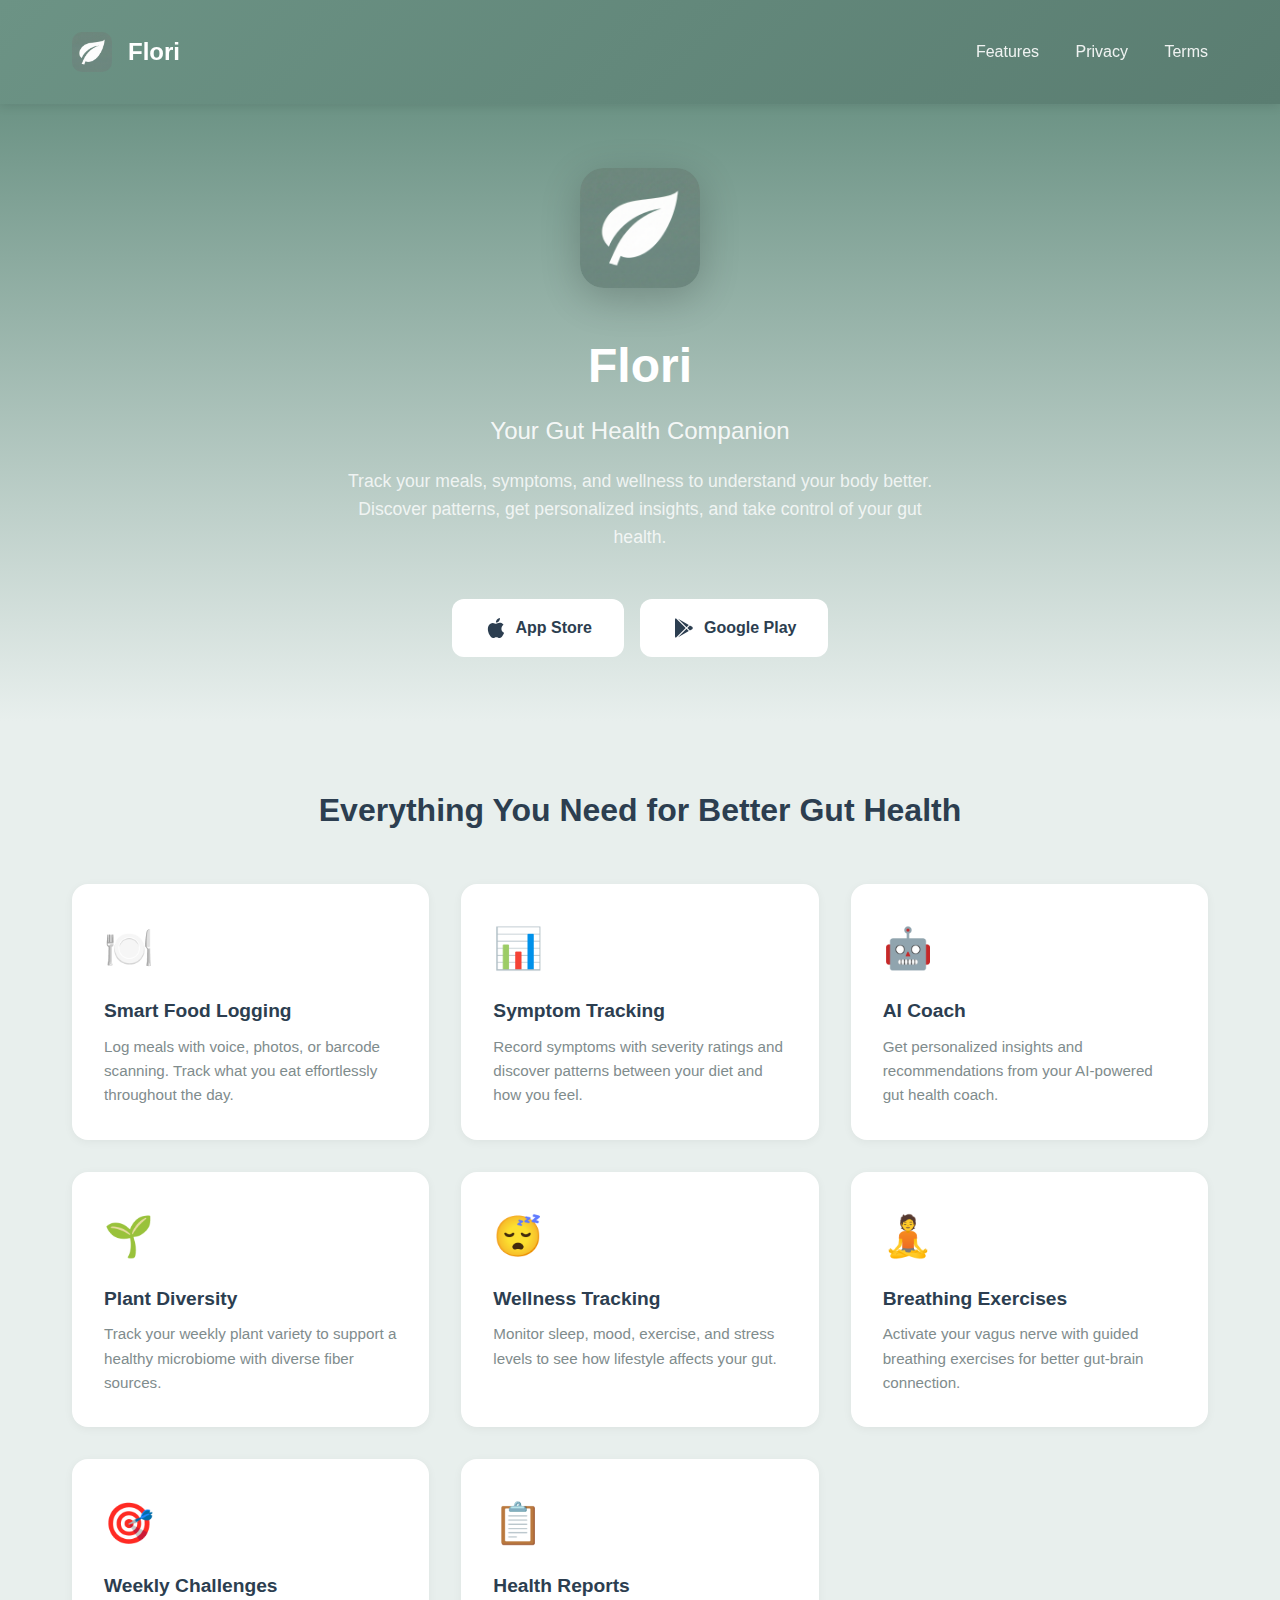
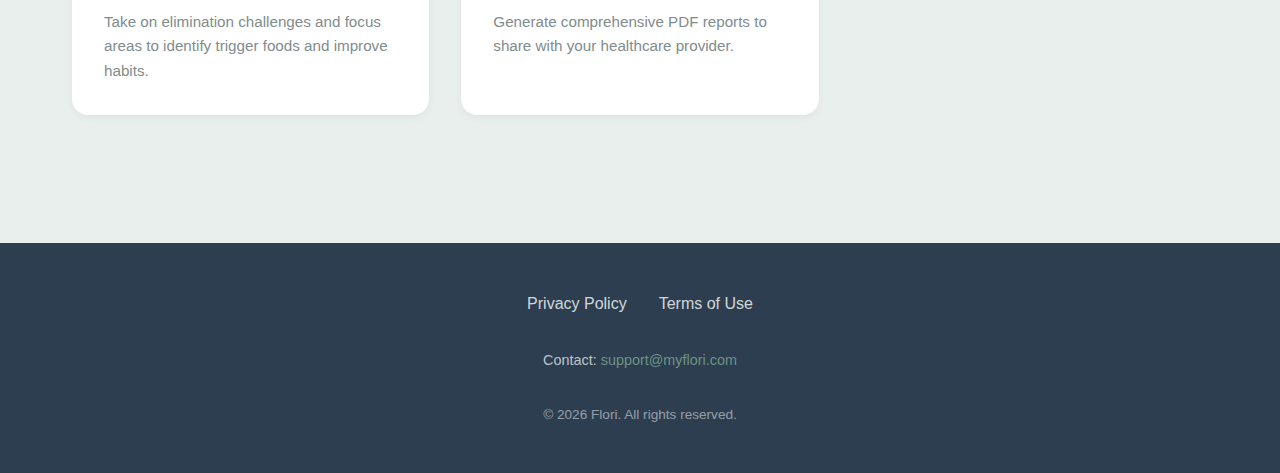
<file: index.html>
<!DOCTYPE html>
<html lang="en">
<head>
  <meta charset="UTF-8">
  <meta name="viewport" content="width=device-width, initial-scale=1.0">
  <meta name="description" content="Flori - Your Gut Health Companion. Track meals, symptoms, and wellness to understand your body better.">
  <meta name="keywords" content="gut health, food tracking, symptom tracking, wellness, health app">
  <meta name="author" content="Flori">
  <title>Flori - Your Gut Health Companion</title>
  <link rel="icon" type="image/png" href="images/favicon.png">
  <link rel="stylesheet" href="css/style.css">
</head>
<body>
  <header>
    <div class="container">
      <a href="/" class="logo">
        <img src="images/icon.png" alt="Flori App Icon">
        <span>Flori</span>
      </a>
      <nav>
        <a href="#features">Features</a>
        <a href="privacy.html">Privacy</a>
        <a href="terms.html">Terms</a>
      </nav>
    </div>
  </header>

  <section class="hero">
    <div class="container">
      <img src="images/icon.png" alt="Flori App Icon" class="hero-icon">
      <h1>Flori</h1>
      <p class="tagline">Your Gut Health Companion</p>
      <p class="description">Track your meals, symptoms, and wellness to understand your body better. Discover patterns, get personalized insights, and take control of your gut health.</p>
      <div class="store-buttons">
        <a href="#" class="store-button">
          <svg viewBox="0 0 24 24" fill="currentColor"><path d="M18.71 19.5c-.83 1.24-1.71 2.45-3.05 2.47-1.34.03-1.77-.79-3.29-.79-1.53 0-2 .77-3.27.82-1.31.05-2.3-1.32-3.14-2.53C4.25 17 2.94 12.45 4.7 9.39c.87-1.52 2.43-2.48 4.12-2.51 1.28-.02 2.5.87 3.29.87.78 0 2.26-1.07 3.81-.91.65.03 2.47.26 3.64 1.98-.09.06-2.17 1.28-2.15 3.81.03 3.02 2.65 4.03 2.68 4.04-.03.07-.42 1.44-1.38 2.83M13 3.5c.73-.83 1.94-1.46 2.94-1.5.13 1.17-.34 2.35-1.04 3.19-.69.85-1.83 1.51-2.95 1.42-.15-1.15.41-2.35 1.05-3.11z"/></svg>
          App Store
        </a>
        <a href="#" class="store-button">
          <svg viewBox="0 0 24 24" fill="currentColor"><path d="M3,20.5V3.5C3,2.91 3.34,2.39 3.84,2.15L13.69,12L3.84,21.85C3.34,21.6 3,21.09 3,20.5M16.81,15.12L6.05,21.34L14.54,12.85L16.81,15.12M20.16,10.81C20.5,11.08 20.75,11.5 20.75,12C20.75,12.5 20.53,12.9 20.18,13.18L17.89,14.5L15.39,12L17.89,9.5L20.16,10.81M6.05,2.66L16.81,8.88L14.54,11.15L6.05,2.66Z"/></svg>
          Google Play
        </a>
      </div>
    </div>
  </section>

  <section class="features" id="features">
    <div class="container">
      <h2>Everything You Need for Better Gut Health</h2>
      <div class="features-grid">
        <div class="feature-card">
          <div class="feature-icon">🍽️</div>
          <h3>Smart Food Logging</h3>
          <p>Log meals with voice, photos, or barcode scanning. Track what you eat effortlessly throughout the day.</p>
        </div>
        <div class="feature-card">
          <div class="feature-icon">📊</div>
          <h3>Symptom Tracking</h3>
          <p>Record symptoms with severity ratings and discover patterns between your diet and how you feel.</p>
        </div>
        <div class="feature-card">
          <div class="feature-icon">🤖</div>
          <h3>AI Coach</h3>
          <p>Get personalized insights and recommendations from your AI-powered gut health coach.</p>
        </div>
        <div class="feature-card">
          <div class="feature-icon">🌱</div>
          <h3>Plant Diversity</h3>
          <p>Track your weekly plant variety to support a healthy microbiome with diverse fiber sources.</p>
        </div>
        <div class="feature-card">
          <div class="feature-icon">😴</div>
          <h3>Wellness Tracking</h3>
          <p>Monitor sleep, mood, exercise, and stress levels to see how lifestyle affects your gut.</p>
        </div>
        <div class="feature-card">
          <div class="feature-icon">🧘</div>
          <h3>Breathing Exercises</h3>
          <p>Activate your vagus nerve with guided breathing exercises for better gut-brain connection.</p>
        </div>
        <div class="feature-card">
          <div class="feature-icon">🎯</div>
          <h3>Weekly Challenges</h3>
          <p>Take on elimination challenges and focus areas to identify trigger foods and improve habits.</p>
        </div>
        <div class="feature-card">
          <div class="feature-icon">📋</div>
          <h3>Health Reports</h3>
          <p>Generate comprehensive PDF reports to share with your healthcare provider.</p>
        </div>
      </div>
    </div>
  </section>

  <footer>
    <div class="container">
      <div class="footer-links">
        <a href="privacy.html">Privacy Policy</a>
        <a href="terms.html">Terms of Use</a>
      </div>
      <p class="footer-contact">Contact: <a href="mailto:support@myflori.com">support@myflori.com</a></p>
      <p class="footer-copyright">&copy; 2026 Flori. All rights reserved.</p>
    </div>
  </footer>
</body>
</html>
</file>
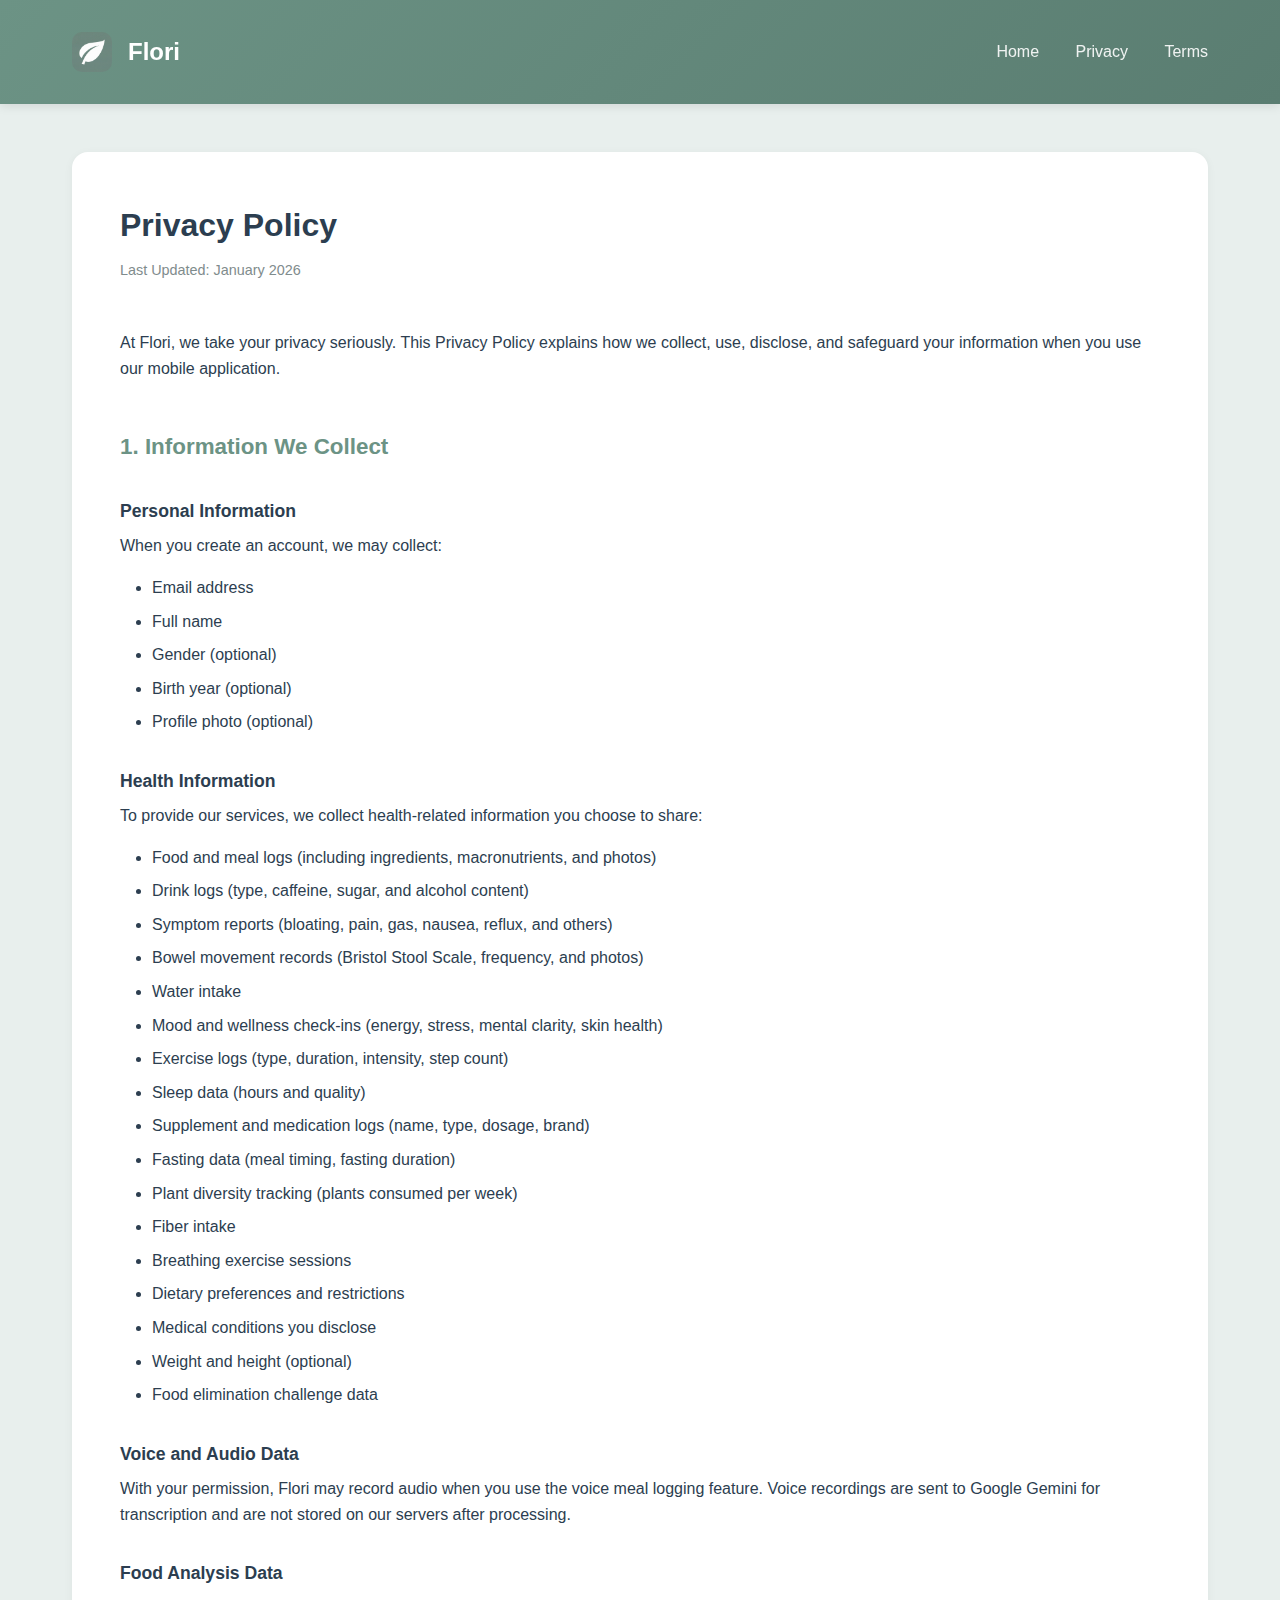
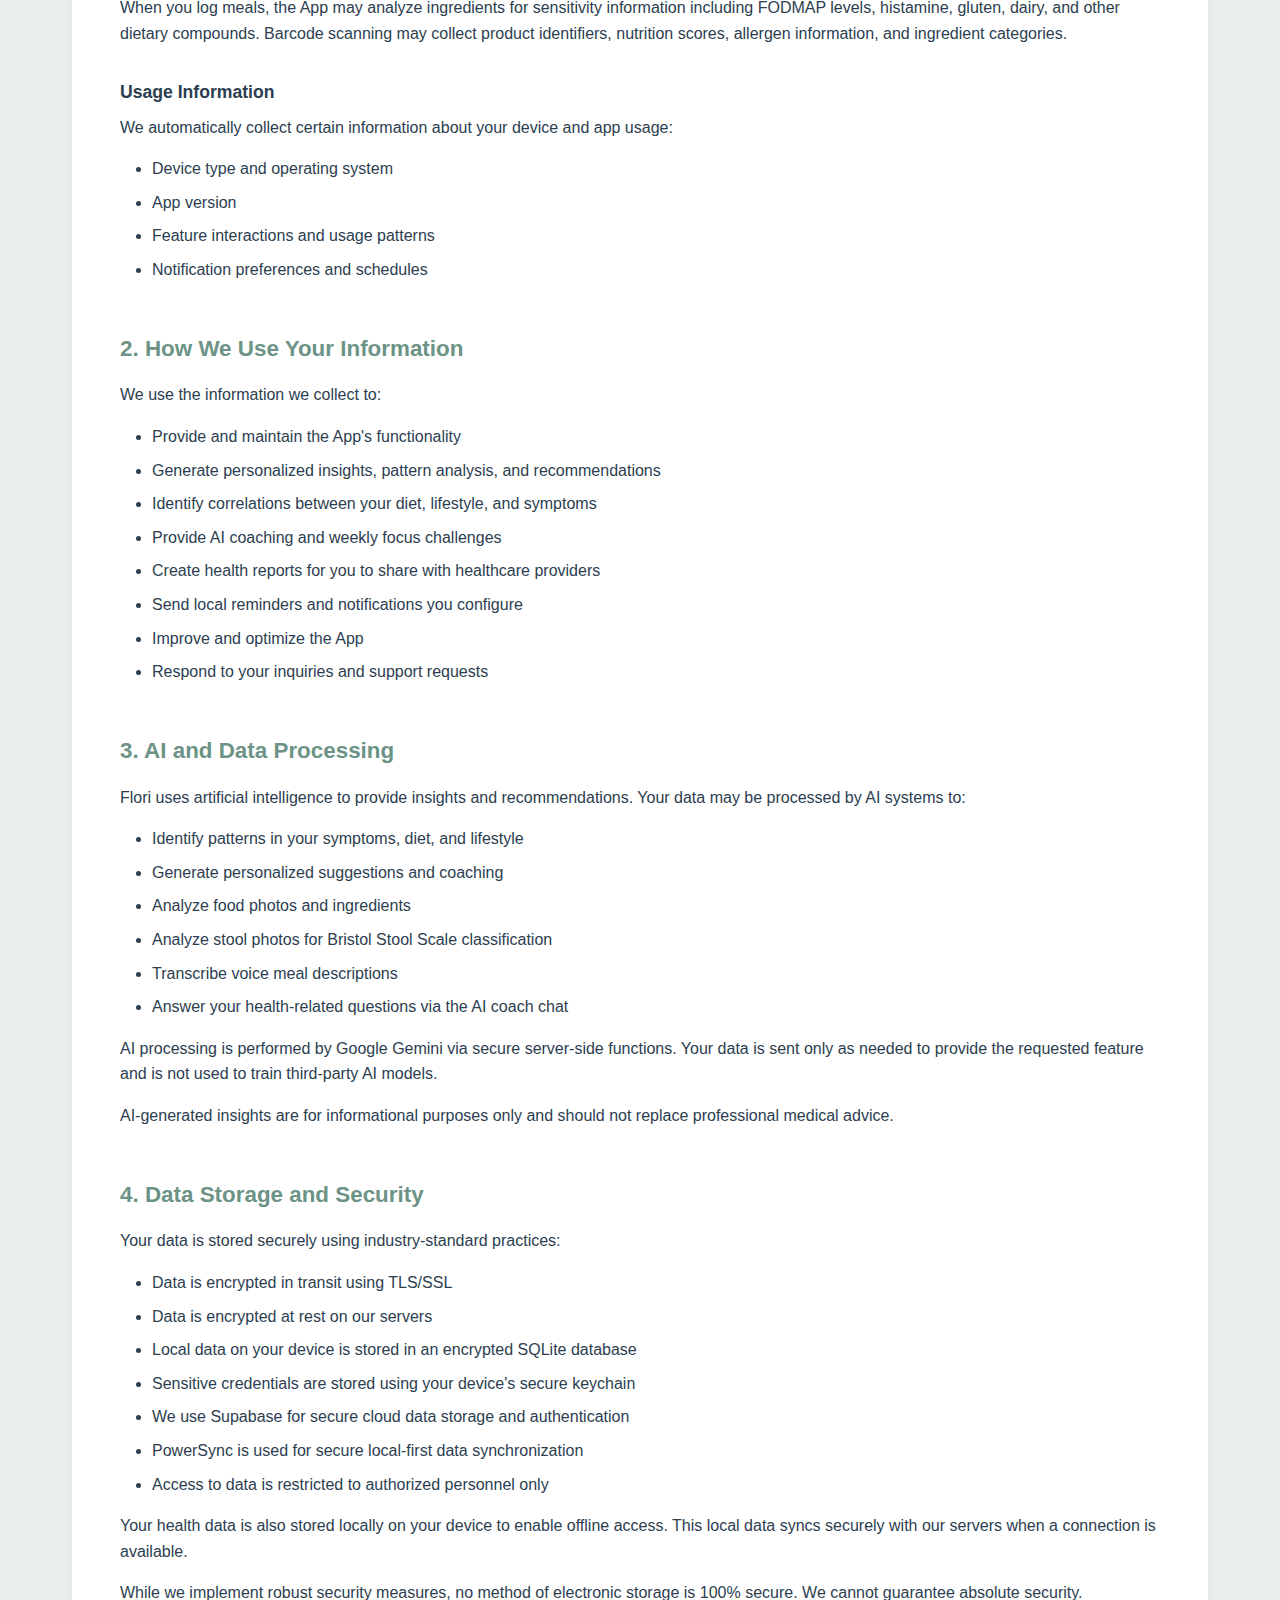
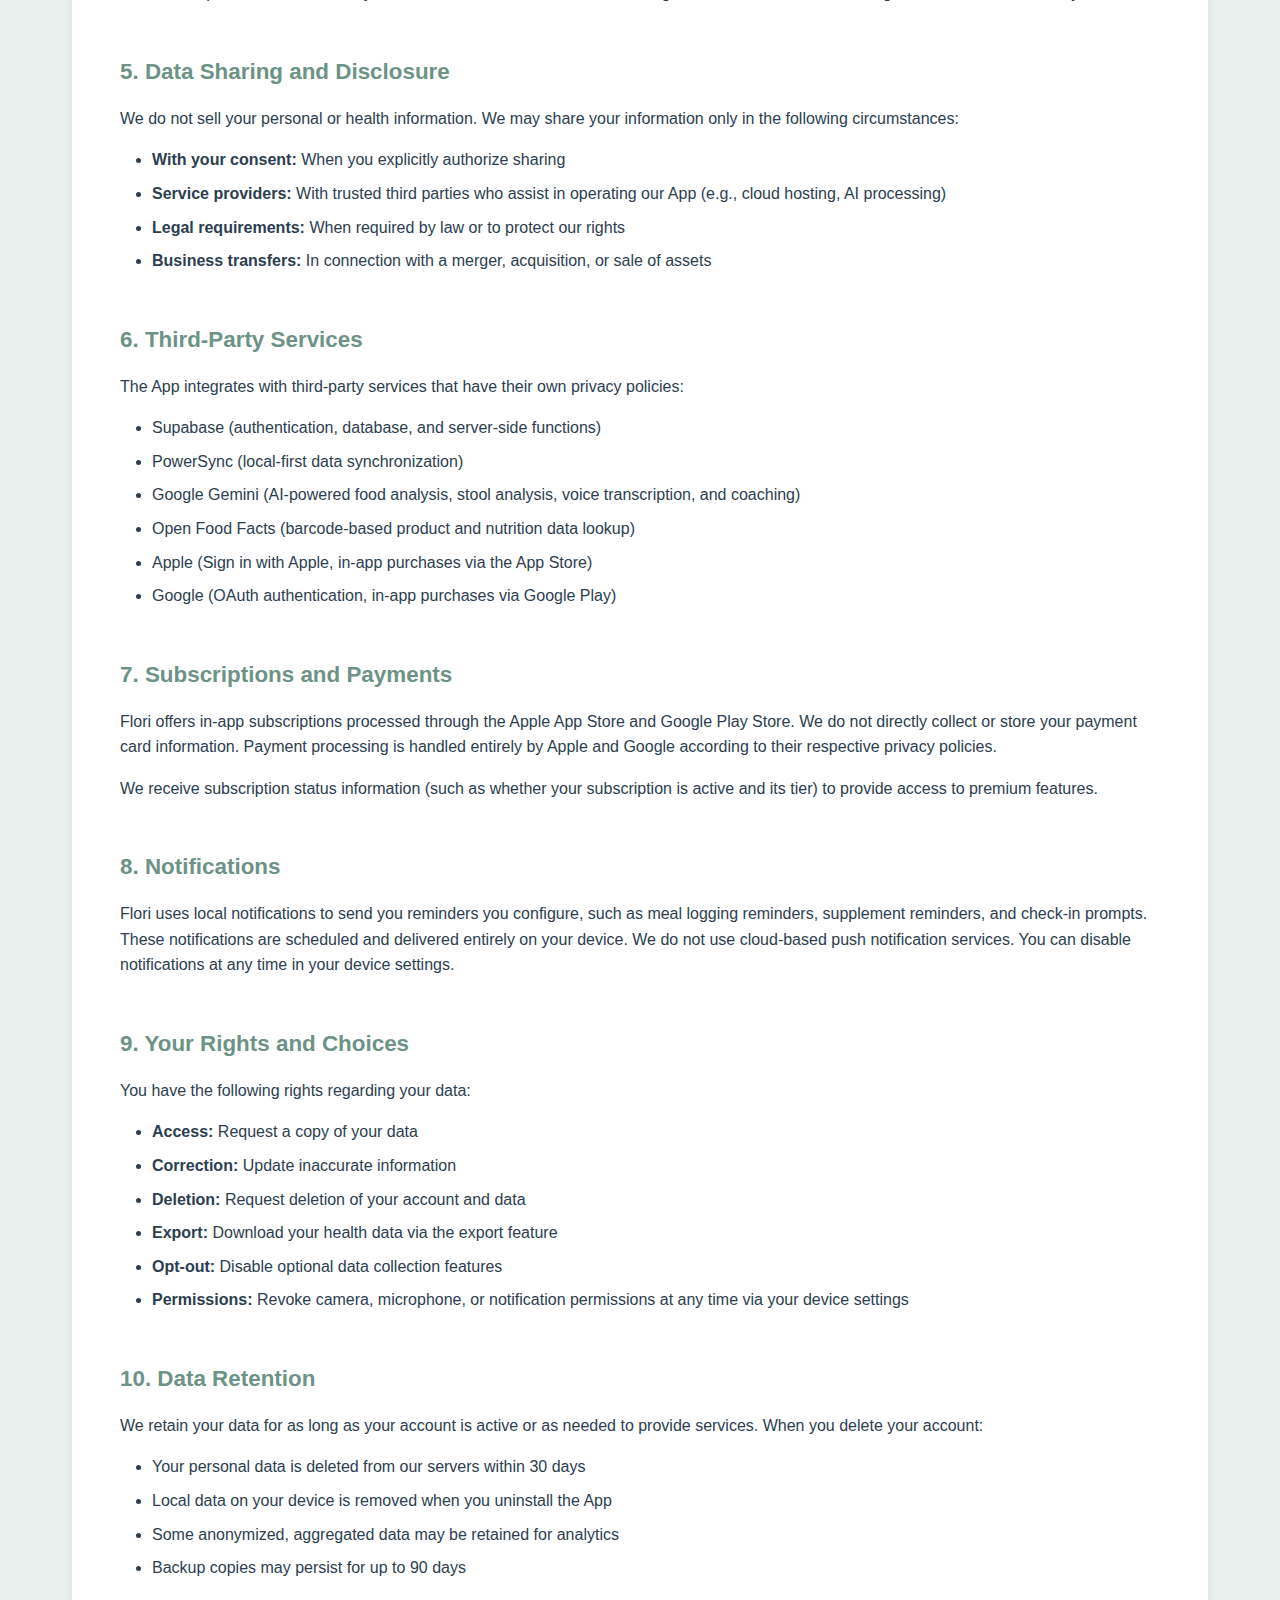
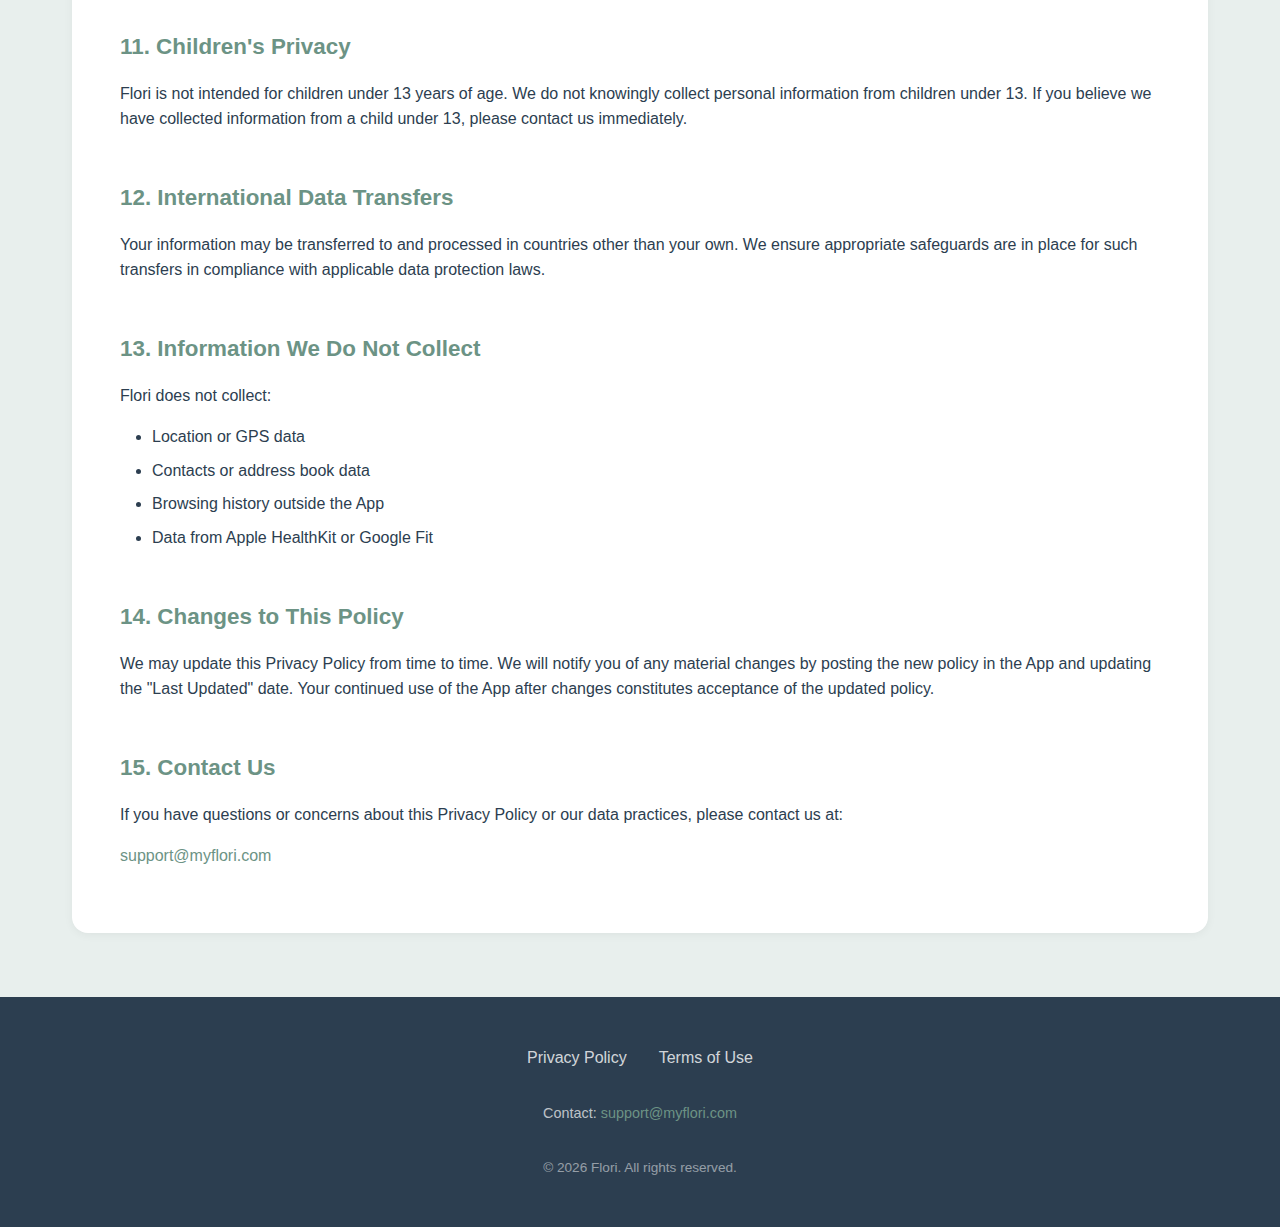
<file: privacy.html>
<!DOCTYPE html>
<html lang="en">
<head>
  <meta charset="UTF-8">
  <meta name="viewport" content="width=device-width, initial-scale=1.0">
  <meta name="description" content="Flori Privacy Policy - How we collect, use, and protect your data.">
  <title>Privacy Policy - Flori</title>
  <link rel="icon" type="image/png" href="images/favicon.png">
  <link rel="stylesheet" href="css/style.css">
</head>
<body>
  <header>
    <div class="container">
      <a href="/" class="logo">
        <img src="images/icon.png" alt="Flori App Icon">
        <span>Flori</span>
      </a>
      <nav>
        <a href="index.html">Home</a>
        <a href="privacy.html">Privacy</a>
        <a href="terms.html">Terms</a>
      </nav>
    </div>
  </header>

  <main class="container">
    <div class="legal-content">
      <h1>Privacy Policy</h1>
      <p class="last-updated">Last Updated: January 2026</p>

      <p>At Flori, we take your privacy seriously. This Privacy Policy explains how we collect, use, disclose, and safeguard your information when you use our mobile application.</p>

      <h2>1. Information We Collect</h2>

      <h3>Personal Information</h3>
      <p>When you create an account, we may collect:</p>
      <ul>
        <li>Email address</li>
        <li>Full name</li>
        <li>Gender (optional)</li>
        <li>Birth year (optional)</li>
        <li>Profile photo (optional)</li>
      </ul>

      <h3>Health Information</h3>
      <p>To provide our services, we collect health-related information you choose to share:</p>
      <ul>
        <li>Food and meal logs (including ingredients, macronutrients, and photos)</li>
        <li>Drink logs (type, caffeine, sugar, and alcohol content)</li>
        <li>Symptom reports (bloating, pain, gas, nausea, reflux, and others)</li>
        <li>Bowel movement records (Bristol Stool Scale, frequency, and photos)</li>
        <li>Water intake</li>
        <li>Mood and wellness check-ins (energy, stress, mental clarity, skin health)</li>
        <li>Exercise logs (type, duration, intensity, step count)</li>
        <li>Sleep data (hours and quality)</li>
        <li>Supplement and medication logs (name, type, dosage, brand)</li>
        <li>Fasting data (meal timing, fasting duration)</li>
        <li>Plant diversity tracking (plants consumed per week)</li>
        <li>Fiber intake</li>
        <li>Breathing exercise sessions</li>
        <li>Dietary preferences and restrictions</li>
        <li>Medical conditions you disclose</li>
        <li>Weight and height (optional)</li>
        <li>Food elimination challenge data</li>
      </ul>

      <h3>Voice and Audio Data</h3>
      <p>With your permission, Flori may record audio when you use the voice meal logging feature. Voice recordings are sent to Google Gemini for transcription and are not stored on our servers after processing.</p>

      <h3>Food Analysis Data</h3>
      <p>When you log meals, the App may analyze ingredients for sensitivity information including FODMAP levels, histamine, gluten, dairy, and other dietary compounds. Barcode scanning may collect product identifiers, nutrition scores, allergen information, and ingredient categories.</p>

      <h3>Usage Information</h3>
      <p>We automatically collect certain information about your device and app usage:</p>
      <ul>
        <li>Device type and operating system</li>
        <li>App version</li>
        <li>Feature interactions and usage patterns</li>
        <li>Notification preferences and schedules</li>
      </ul>

      <h2>2. How We Use Your Information</h2>
      <p>We use the information we collect to:</p>
      <ul>
        <li>Provide and maintain the App's functionality</li>
        <li>Generate personalized insights, pattern analysis, and recommendations</li>
        <li>Identify correlations between your diet, lifestyle, and symptoms</li>
        <li>Provide AI coaching and weekly focus challenges</li>
        <li>Create health reports for you to share with healthcare providers</li>
        <li>Send local reminders and notifications you configure</li>
        <li>Improve and optimize the App</li>
        <li>Respond to your inquiries and support requests</li>
      </ul>

      <h2>3. AI and Data Processing</h2>
      <p>Flori uses artificial intelligence to provide insights and recommendations. Your data may be processed by AI systems to:</p>
      <ul>
        <li>Identify patterns in your symptoms, diet, and lifestyle</li>
        <li>Generate personalized suggestions and coaching</li>
        <li>Analyze food photos and ingredients</li>
        <li>Analyze stool photos for Bristol Stool Scale classification</li>
        <li>Transcribe voice meal descriptions</li>
        <li>Answer your health-related questions via the AI coach chat</li>
      </ul>
      <p>AI processing is performed by Google Gemini via secure server-side functions. Your data is sent only as needed to provide the requested feature and is not used to train third-party AI models.</p>
      <p>AI-generated insights are for informational purposes only and should not replace professional medical advice.</p>

      <h2>4. Data Storage and Security</h2>
      <p>Your data is stored securely using industry-standard practices:</p>
      <ul>
        <li>Data is encrypted in transit using TLS/SSL</li>
        <li>Data is encrypted at rest on our servers</li>
        <li>Local data on your device is stored in an encrypted SQLite database</li>
        <li>Sensitive credentials are stored using your device's secure keychain</li>
        <li>We use Supabase for secure cloud data storage and authentication</li>
        <li>PowerSync is used for secure local-first data synchronization</li>
        <li>Access to data is restricted to authorized personnel only</li>
      </ul>
      <p>Your health data is also stored locally on your device to enable offline access. This local data syncs securely with our servers when a connection is available.</p>
      <p>While we implement robust security measures, no method of electronic storage is 100% secure. We cannot guarantee absolute security.</p>

      <h2>5. Data Sharing and Disclosure</h2>
      <p>We do not sell your personal or health information. We may share your information only in the following circumstances:</p>
      <ul>
        <li><strong>With your consent:</strong> When you explicitly authorize sharing</li>
        <li><strong>Service providers:</strong> With trusted third parties who assist in operating our App (e.g., cloud hosting, AI processing)</li>
        <li><strong>Legal requirements:</strong> When required by law or to protect our rights</li>
        <li><strong>Business transfers:</strong> In connection with a merger, acquisition, or sale of assets</li>
      </ul>

      <h2>6. Third-Party Services</h2>
      <p>The App integrates with third-party services that have their own privacy policies:</p>
      <ul>
        <li>Supabase (authentication, database, and server-side functions)</li>
        <li>PowerSync (local-first data synchronization)</li>
        <li>Google Gemini (AI-powered food analysis, stool analysis, voice transcription, and coaching)</li>
        <li>Open Food Facts (barcode-based product and nutrition data lookup)</li>
        <li>Apple (Sign in with Apple, in-app purchases via the App Store)</li>
        <li>Google (OAuth authentication, in-app purchases via Google Play)</li>
      </ul>

      <h2>7. Subscriptions and Payments</h2>
      <p>Flori offers in-app subscriptions processed through the Apple App Store and Google Play Store. We do not directly collect or store your payment card information. Payment processing is handled entirely by Apple and Google according to their respective privacy policies.</p>
      <p>We receive subscription status information (such as whether your subscription is active and its tier) to provide access to premium features.</p>

      <h2>8. Notifications</h2>
      <p>Flori uses local notifications to send you reminders you configure, such as meal logging reminders, supplement reminders, and check-in prompts. These notifications are scheduled and delivered entirely on your device. We do not use cloud-based push notification services. You can disable notifications at any time in your device settings.</p>

      <h2>9. Your Rights and Choices</h2>
      <p>You have the following rights regarding your data:</p>
      <ul>
        <li><strong>Access:</strong> Request a copy of your data</li>
        <li><strong>Correction:</strong> Update inaccurate information</li>
        <li><strong>Deletion:</strong> Request deletion of your account and data</li>
        <li><strong>Export:</strong> Download your health data via the export feature</li>
        <li><strong>Opt-out:</strong> Disable optional data collection features</li>
        <li><strong>Permissions:</strong> Revoke camera, microphone, or notification permissions at any time via your device settings</li>
      </ul>

      <h2>10. Data Retention</h2>
      <p>We retain your data for as long as your account is active or as needed to provide services. When you delete your account:</p>
      <ul>
        <li>Your personal data is deleted from our servers within 30 days</li>
        <li>Local data on your device is removed when you uninstall the App</li>
        <li>Some anonymized, aggregated data may be retained for analytics</li>
        <li>Backup copies may persist for up to 90 days</li>
      </ul>

      <h2>11. Children's Privacy</h2>
      <p>Flori is not intended for children under 13 years of age. We do not knowingly collect personal information from children under 13. If you believe we have collected information from a child under 13, please contact us immediately.</p>

      <h2>12. International Data Transfers</h2>
      <p>Your information may be transferred to and processed in countries other than your own. We ensure appropriate safeguards are in place for such transfers in compliance with applicable data protection laws.</p>

      <h2>13. Information We Do Not Collect</h2>
      <p>Flori does not collect:</p>
      <ul>
        <li>Location or GPS data</li>
        <li>Contacts or address book data</li>
        <li>Browsing history outside the App</li>
        <li>Data from Apple HealthKit or Google Fit</li>
      </ul>

      <h2>14. Changes to This Policy</h2>
      <p>We may update this Privacy Policy from time to time. We will notify you of any material changes by posting the new policy in the App and updating the "Last Updated" date. Your continued use of the App after changes constitutes acceptance of the updated policy.</p>

      <h2>15. Contact Us</h2>
      <p>If you have questions or concerns about this Privacy Policy or our data practices, please contact us at:</p>
      <p><a href="mailto:support@myflori.com">support@myflori.com</a></p>
    </div>
  </main>

  <footer>
    <div class="container">
      <div class="footer-links">
        <a href="privacy.html">Privacy Policy</a>
        <a href="terms.html">Terms of Use</a>
      </div>
      <p class="footer-contact">Contact: <a href="mailto:support@myflori.com">support@myflori.com</a></p>
      <p class="footer-copyright">&copy; 2026 Flori. All rights reserved.</p>
    </div>
  </footer>
</body>
</html>
</file>
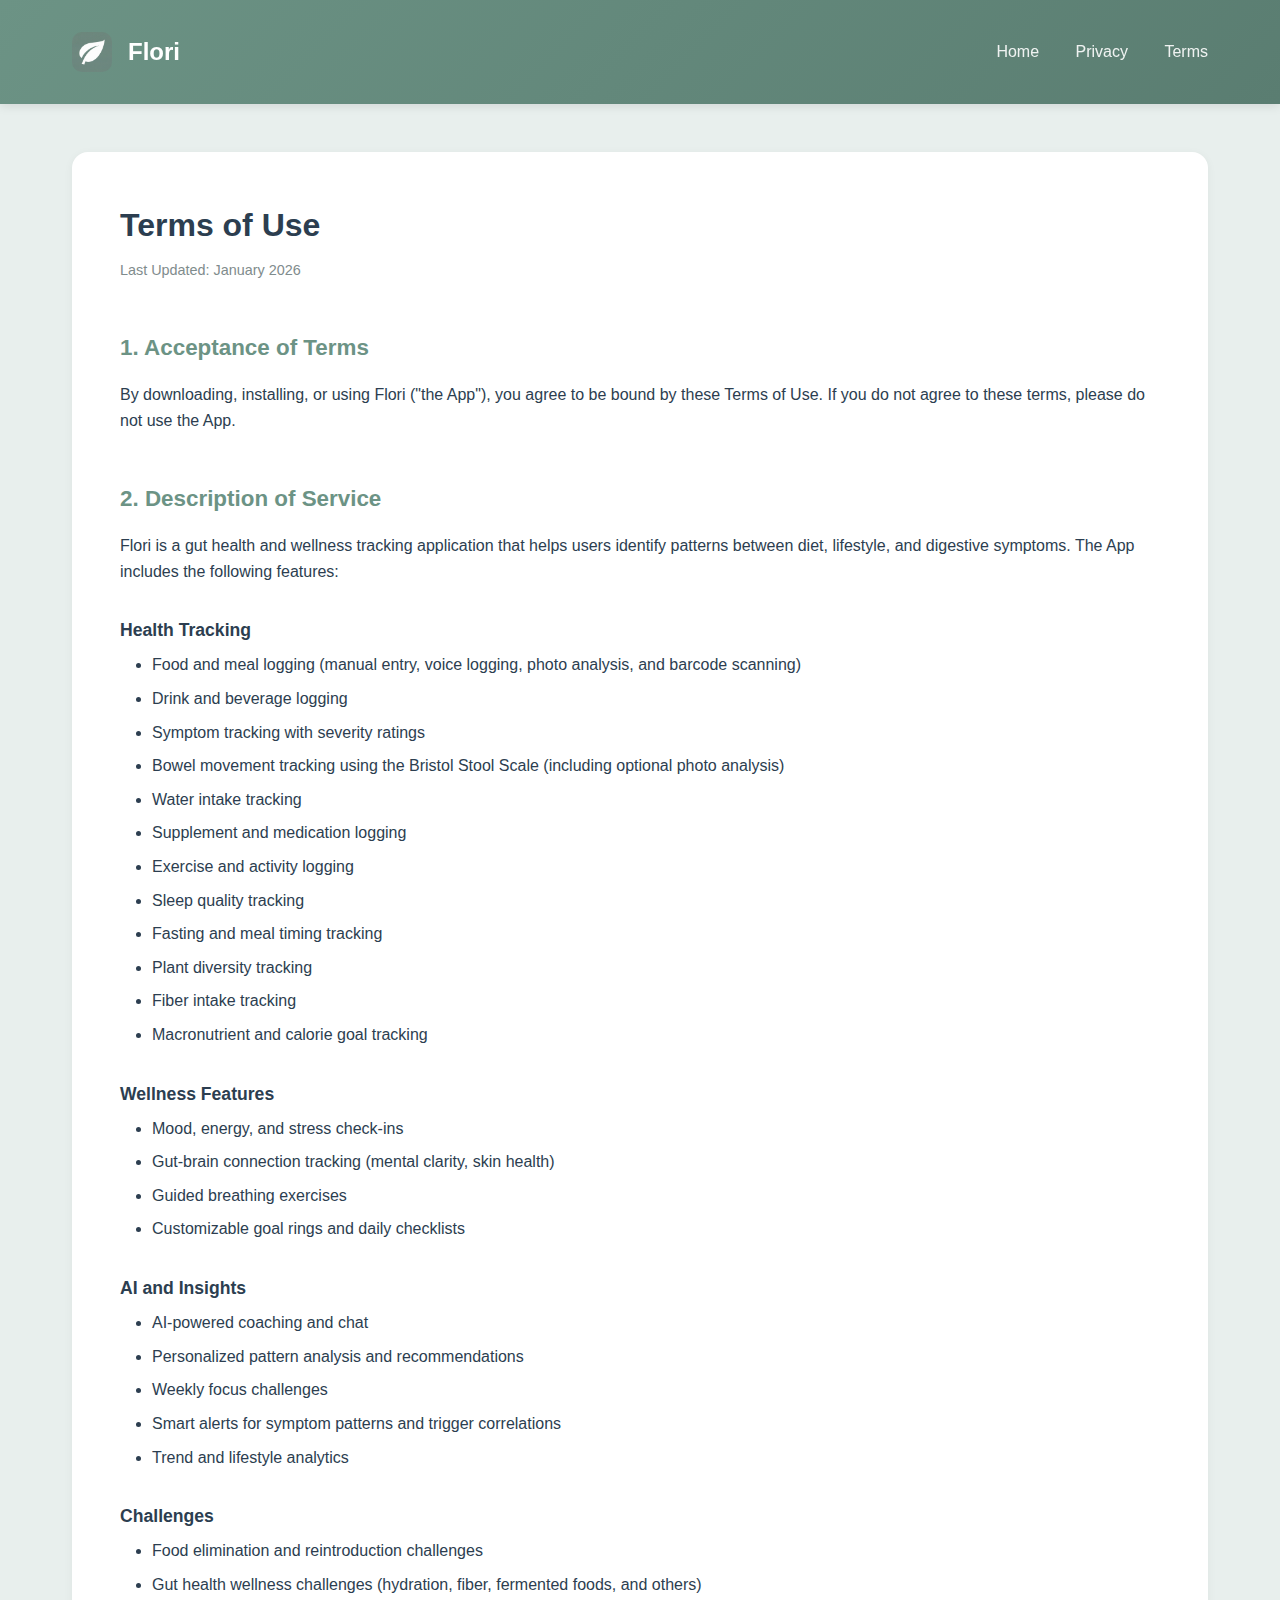
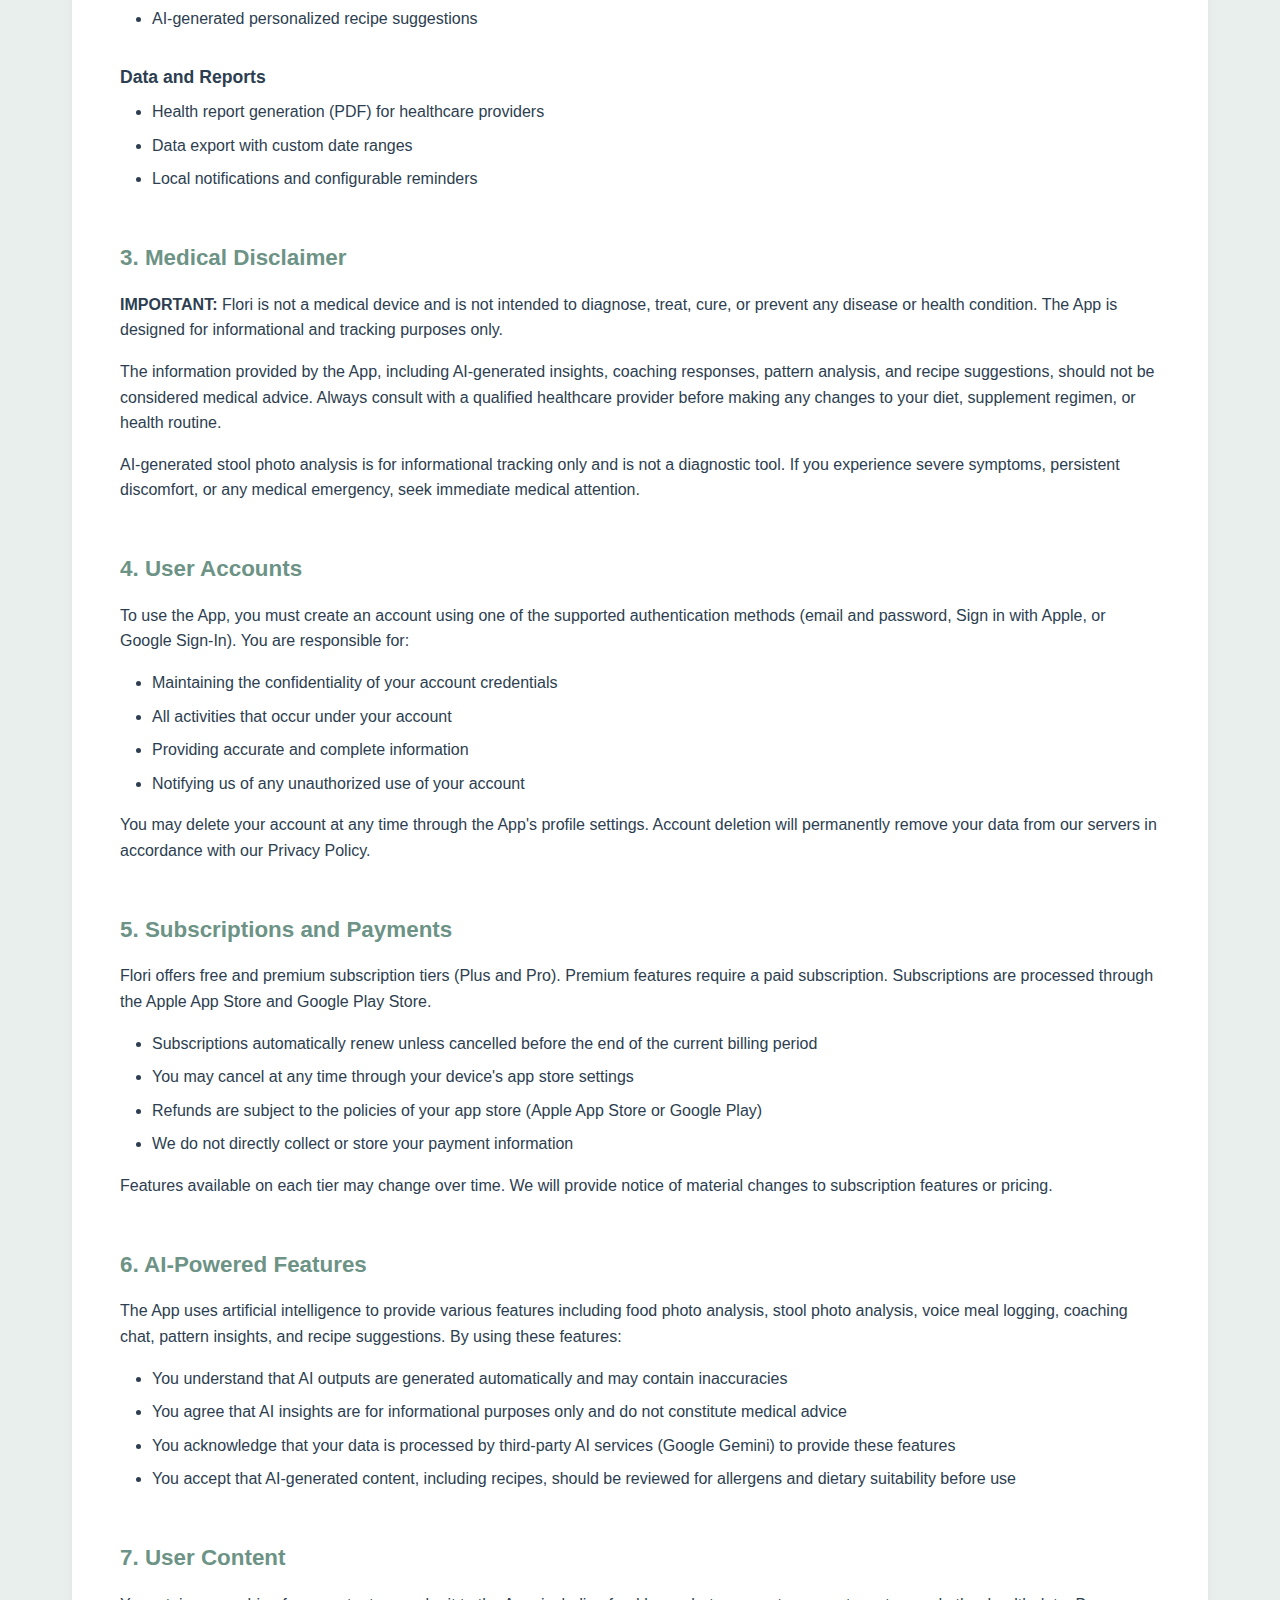
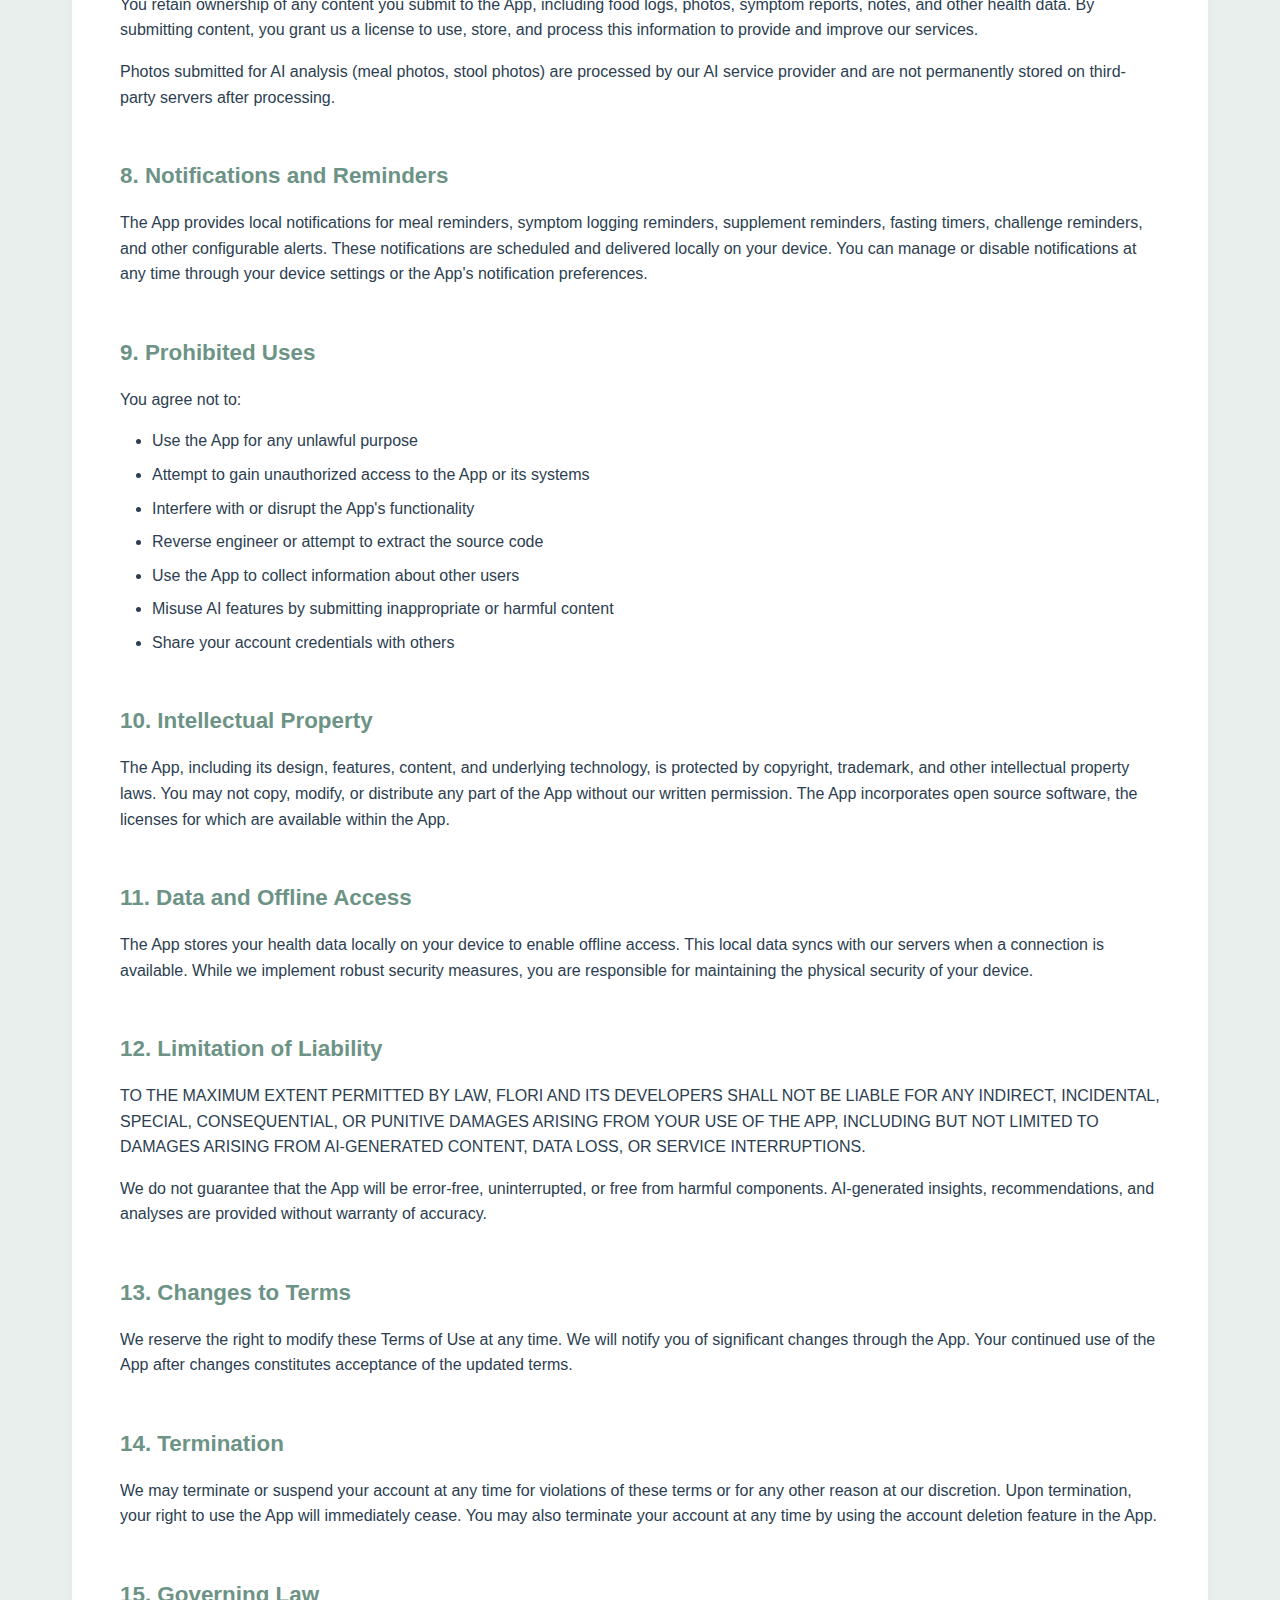
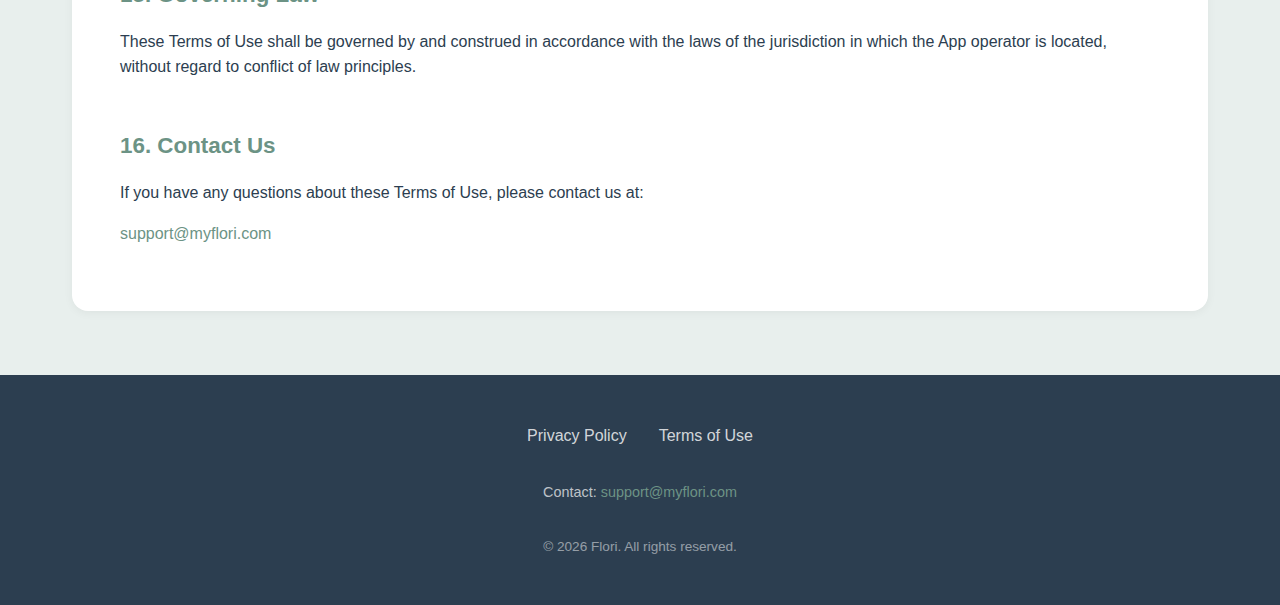
<file: terms.html>
<!DOCTYPE html>
<html lang="en">
<head>
  <meta charset="UTF-8">
  <meta name="viewport" content="width=device-width, initial-scale=1.0">
  <meta name="description" content="Flori Terms of Use - Terms and conditions for using the Flori app.">
  <title>Terms of Use - Flori</title>
  <link rel="icon" type="image/png" href="images/favicon.png">
  <link rel="stylesheet" href="css/style.css">
</head>
<body>
  <header>
    <div class="container">
      <a href="/" class="logo">
        <img src="images/icon.png" alt="Flori App Icon">
        <span>Flori</span>
      </a>
      <nav>
        <a href="index.html">Home</a>
        <a href="privacy.html">Privacy</a>
        <a href="terms.html">Terms</a>
      </nav>
    </div>
  </header>

  <main class="container">
    <div class="legal-content">
      <h1>Terms of Use</h1>
      <p class="last-updated">Last Updated: January 2026</p>

      <h2>1. Acceptance of Terms</h2>
      <p>By downloading, installing, or using Flori ("the App"), you agree to be bound by these Terms of Use. If you do not agree to these terms, please do not use the App.</p>

      <h2>2. Description of Service</h2>
      <p>Flori is a gut health and wellness tracking application that helps users identify patterns between diet, lifestyle, and digestive symptoms. The App includes the following features:</p>

      <h3>Health Tracking</h3>
      <ul>
        <li>Food and meal logging (manual entry, voice logging, photo analysis, and barcode scanning)</li>
        <li>Drink and beverage logging</li>
        <li>Symptom tracking with severity ratings</li>
        <li>Bowel movement tracking using the Bristol Stool Scale (including optional photo analysis)</li>
        <li>Water intake tracking</li>
        <li>Supplement and medication logging</li>
        <li>Exercise and activity logging</li>
        <li>Sleep quality tracking</li>
        <li>Fasting and meal timing tracking</li>
        <li>Plant diversity tracking</li>
        <li>Fiber intake tracking</li>
        <li>Macronutrient and calorie goal tracking</li>
      </ul>

      <h3>Wellness Features</h3>
      <ul>
        <li>Mood, energy, and stress check-ins</li>
        <li>Gut-brain connection tracking (mental clarity, skin health)</li>
        <li>Guided breathing exercises</li>
        <li>Customizable goal rings and daily checklists</li>
      </ul>

      <h3>AI and Insights</h3>
      <ul>
        <li>AI-powered coaching and chat</li>
        <li>Personalized pattern analysis and recommendations</li>
        <li>Weekly focus challenges</li>
        <li>Smart alerts for symptom patterns and trigger correlations</li>
        <li>Trend and lifestyle analytics</li>
      </ul>

      <h3>Challenges</h3>
      <ul>
        <li>Food elimination and reintroduction challenges</li>
        <li>Gut health wellness challenges (hydration, fiber, fermented foods, and others)</li>
        <li>AI-generated personalized recipe suggestions</li>
      </ul>

      <h3>Data and Reports</h3>
      <ul>
        <li>Health report generation (PDF) for healthcare providers</li>
        <li>Data export with custom date ranges</li>
        <li>Local notifications and configurable reminders</li>
      </ul>

      <h2>3. Medical Disclaimer</h2>
      <p><strong>IMPORTANT:</strong> Flori is not a medical device and is not intended to diagnose, treat, cure, or prevent any disease or health condition. The App is designed for informational and tracking purposes only.</p>
      <p>The information provided by the App, including AI-generated insights, coaching responses, pattern analysis, and recipe suggestions, should not be considered medical advice. Always consult with a qualified healthcare provider before making any changes to your diet, supplement regimen, or health routine.</p>
      <p>AI-generated stool photo analysis is for informational tracking only and is not a diagnostic tool. If you experience severe symptoms, persistent discomfort, or any medical emergency, seek immediate medical attention.</p>

      <h2>4. User Accounts</h2>
      <p>To use the App, you must create an account using one of the supported authentication methods (email and password, Sign in with Apple, or Google Sign-In). You are responsible for:</p>
      <ul>
        <li>Maintaining the confidentiality of your account credentials</li>
        <li>All activities that occur under your account</li>
        <li>Providing accurate and complete information</li>
        <li>Notifying us of any unauthorized use of your account</li>
      </ul>
      <p>You may delete your account at any time through the App's profile settings. Account deletion will permanently remove your data from our servers in accordance with our Privacy Policy.</p>

      <h2>5. Subscriptions and Payments</h2>
      <p>Flori offers free and premium subscription tiers (Plus and Pro). Premium features require a paid subscription. Subscriptions are processed through the Apple App Store and Google Play Store.</p>
      <ul>
        <li>Subscriptions automatically renew unless cancelled before the end of the current billing period</li>
        <li>You may cancel at any time through your device's app store settings</li>
        <li>Refunds are subject to the policies of your app store (Apple App Store or Google Play)</li>
        <li>We do not directly collect or store your payment information</li>
      </ul>
      <p>Features available on each tier may change over time. We will provide notice of material changes to subscription features or pricing.</p>

      <h2>6. AI-Powered Features</h2>
      <p>The App uses artificial intelligence to provide various features including food photo analysis, stool photo analysis, voice meal logging, coaching chat, pattern insights, and recipe suggestions. By using these features:</p>
      <ul>
        <li>You understand that AI outputs are generated automatically and may contain inaccuracies</li>
        <li>You agree that AI insights are for informational purposes only and do not constitute medical advice</li>
        <li>You acknowledge that your data is processed by third-party AI services (Google Gemini) to provide these features</li>
        <li>You accept that AI-generated content, including recipes, should be reviewed for allergens and dietary suitability before use</li>
      </ul>

      <h2>7. User Content</h2>
      <p>You retain ownership of any content you submit to the App, including food logs, photos, symptom reports, notes, and other health data. By submitting content, you grant us a license to use, store, and process this information to provide and improve our services.</p>
      <p>Photos submitted for AI analysis (meal photos, stool photos) are processed by our AI service provider and are not permanently stored on third-party servers after processing.</p>

      <h2>8. Notifications and Reminders</h2>
      <p>The App provides local notifications for meal reminders, symptom logging reminders, supplement reminders, fasting timers, challenge reminders, and other configurable alerts. These notifications are scheduled and delivered locally on your device. You can manage or disable notifications at any time through your device settings or the App's notification preferences.</p>

      <h2>9. Prohibited Uses</h2>
      <p>You agree not to:</p>
      <ul>
        <li>Use the App for any unlawful purpose</li>
        <li>Attempt to gain unauthorized access to the App or its systems</li>
        <li>Interfere with or disrupt the App's functionality</li>
        <li>Reverse engineer or attempt to extract the source code</li>
        <li>Use the App to collect information about other users</li>
        <li>Misuse AI features by submitting inappropriate or harmful content</li>
        <li>Share your account credentials with others</li>
      </ul>

      <h2>10. Intellectual Property</h2>
      <p>The App, including its design, features, content, and underlying technology, is protected by copyright, trademark, and other intellectual property laws. You may not copy, modify, or distribute any part of the App without our written permission. The App incorporates open source software, the licenses for which are available within the App.</p>

      <h2>11. Data and Offline Access</h2>
      <p>The App stores your health data locally on your device to enable offline access. This local data syncs with our servers when a connection is available. While we implement robust security measures, you are responsible for maintaining the physical security of your device.</p>

      <h2>12. Limitation of Liability</h2>
      <p>TO THE MAXIMUM EXTENT PERMITTED BY LAW, FLORI AND ITS DEVELOPERS SHALL NOT BE LIABLE FOR ANY INDIRECT, INCIDENTAL, SPECIAL, CONSEQUENTIAL, OR PUNITIVE DAMAGES ARISING FROM YOUR USE OF THE APP, INCLUDING BUT NOT LIMITED TO DAMAGES ARISING FROM AI-GENERATED CONTENT, DATA LOSS, OR SERVICE INTERRUPTIONS.</p>
      <p>We do not guarantee that the App will be error-free, uninterrupted, or free from harmful components. AI-generated insights, recommendations, and analyses are provided without warranty of accuracy.</p>

      <h2>13. Changes to Terms</h2>
      <p>We reserve the right to modify these Terms of Use at any time. We will notify you of significant changes through the App. Your continued use of the App after changes constitutes acceptance of the updated terms.</p>

      <h2>14. Termination</h2>
      <p>We may terminate or suspend your account at any time for violations of these terms or for any other reason at our discretion. Upon termination, your right to use the App will immediately cease. You may also terminate your account at any time by using the account deletion feature in the App.</p>

      <h2>15. Governing Law</h2>
      <p>These Terms of Use shall be governed by and construed in accordance with the laws of the jurisdiction in which the App operator is located, without regard to conflict of law principles.</p>

      <h2>16. Contact Us</h2>
      <p>If you have any questions about these Terms of Use, please contact us at:</p>
      <p><a href="mailto:support@myflori.com">support@myflori.com</a></p>
    </div>
  </main>

  <footer>
    <div class="container">
      <div class="footer-links">
        <a href="privacy.html">Privacy Policy</a>
        <a href="terms.html">Terms of Use</a>
      </div>
      <p class="footer-contact">Contact: <a href="mailto:support@myflori.com">support@myflori.com</a></p>
      <p class="footer-copyright">&copy; 2026 Flori. All rights reserved.</p>
    </div>
  </footer>
</body>
</html>
</file>
<file: css/style.css>
/* Flori Website Styles */

:root {
  --color-primary: #6C9385;
  --color-primary-dark: #5A7D71;
  --color-background: #E8EFED;
  --color-text: #2C3E50;
  --color-text-light: #7F8C8D;
  --color-white: #FFFFFF;
  --color-border: #D5E0DD;
  --max-width: 1200px;
  --spacing-xs: 0.5rem;
  --spacing-sm: 1rem;
  --spacing-md: 2rem;
  --spacing-lg: 3rem;
  --spacing-xl: 4rem;
}

* {
  margin: 0;
  padding: 0;
  box-sizing: border-box;
}

html {
  scroll-behavior: smooth;
}

body {
  font-family: -apple-system, BlinkMacSystemFont, 'Segoe UI', Roboto, Oxygen, Ubuntu, sans-serif;
  background-color: var(--color-background);
  color: var(--color-text);
  line-height: 1.6;
  font-size: 16px;
}

a {
  color: var(--color-primary);
  text-decoration: none;
  transition: color 0.2s ease;
}

a:hover {
  color: var(--color-primary-dark);
}

.container {
  max-width: var(--max-width);
  margin: 0 auto;
  padding: 0 var(--spacing-md);
}

/* Header */
header {
  background: linear-gradient(135deg, var(--color-primary) 0%, var(--color-primary-dark) 100%);
  color: var(--color-white);
  padding: var(--spacing-md) 0;
  position: sticky;
  top: 0;
  z-index: 100;
  box-shadow: 0 2px 10px rgba(0, 0, 0, 0.1);
}

header .container {
  display: flex;
  justify-content: space-between;
  align-items: center;
}

.logo {
  display: flex;
  align-items: center;
  gap: var(--spacing-sm);
  font-size: 1.5rem;
  font-weight: 700;
  color: var(--color-white);
}

.logo img {
  width: 40px;
  height: 40px;
  border-radius: 10px;
}

nav a {
  color: var(--color-white);
  margin-left: var(--spacing-md);
  font-weight: 500;
  opacity: 0.9;
}

nav a:hover {
  opacity: 1;
  color: var(--color-white);
}

/* Hero Section */
.hero {
  text-align: center;
  padding: var(--spacing-xl) 0;
  background: linear-gradient(180deg, var(--color-primary) 0%, var(--color-background) 100%);
}

.hero-icon {
  width: 120px;
  height: 120px;
  border-radius: 24px;
  box-shadow: 0 10px 40px rgba(0, 0, 0, 0.2);
  margin-bottom: var(--spacing-md);
}

.hero h1 {
  font-size: 3rem;
  color: var(--color-white);
  margin-bottom: var(--spacing-xs);
}

.hero .tagline {
  font-size: 1.5rem;
  color: rgba(255, 255, 255, 0.9);
  margin-bottom: var(--spacing-sm);
}

.hero .description {
  font-size: 1.1rem;
  color: rgba(255, 255, 255, 0.8);
  max-width: 600px;
  margin: 0 auto var(--spacing-lg);
}

.store-buttons {
  display: flex;
  justify-content: center;
  gap: var(--spacing-sm);
  flex-wrap: wrap;
}

.store-button {
  display: inline-flex;
  align-items: center;
  gap: var(--spacing-xs);
  background: var(--color-white);
  color: var(--color-text);
  padding: var(--spacing-sm) var(--spacing-md);
  border-radius: 12px;
  font-weight: 600;
  transition: transform 0.2s ease, box-shadow 0.2s ease;
}

.store-button:hover {
  transform: translateY(-2px);
  box-shadow: 0 5px 20px rgba(0, 0, 0, 0.15);
  color: var(--color-text);
}

.store-button svg {
  width: 24px;
  height: 24px;
}

/* Features Section */
.features {
  padding: var(--spacing-xl) 0;
}

.features h2 {
  text-align: center;
  font-size: 2rem;
  margin-bottom: var(--spacing-lg);
  color: var(--color-text);
}

.features-grid {
  display: grid;
  grid-template-columns: repeat(auto-fit, minmax(280px, 1fr));
  gap: var(--spacing-md);
}

.feature-card {
  background: var(--color-white);
  padding: var(--spacing-md);
  border-radius: 16px;
  box-shadow: 0 2px 10px rgba(0, 0, 0, 0.05);
  transition: transform 0.2s ease, box-shadow 0.2s ease;
}

.feature-card:hover {
  transform: translateY(-4px);
  box-shadow: 0 10px 30px rgba(0, 0, 0, 0.1);
}

.feature-icon {
  font-size: 2.5rem;
  margin-bottom: var(--spacing-sm);
}

.feature-card h3 {
  font-size: 1.2rem;
  margin-bottom: var(--spacing-xs);
  color: var(--color-text);
}

.feature-card p {
  color: var(--color-text-light);
  font-size: 0.95rem;
}

/* Footer */
footer {
  background: var(--color-text);
  color: var(--color-white);
  padding: var(--spacing-lg) 0;
  margin-top: var(--spacing-xl);
}

footer .container {
  display: flex;
  flex-direction: column;
  align-items: center;
  gap: var(--spacing-md);
}

.footer-links {
  display: flex;
  gap: var(--spacing-md);
  flex-wrap: wrap;
  justify-content: center;
}

.footer-links a {
  color: rgba(255, 255, 255, 0.8);
}

.footer-links a:hover {
  color: var(--color-white);
}

.footer-contact {
  color: rgba(255, 255, 255, 0.7);
  font-size: 0.9rem;
}

.footer-copyright {
  color: rgba(255, 255, 255, 0.5);
  font-size: 0.85rem;
}

/* Legal Pages */
.legal-content {
  background: var(--color-white);
  padding: var(--spacing-lg);
  border-radius: 16px;
  margin: var(--spacing-lg) 0;
  box-shadow: 0 2px 10px rgba(0, 0, 0, 0.05);
}

.legal-content h1 {
  font-size: 2rem;
  margin-bottom: var(--spacing-xs);
  color: var(--color-text);
}

.legal-content .last-updated {
  color: var(--color-text-light);
  margin-bottom: var(--spacing-lg);
  font-size: 0.9rem;
}

.legal-content h2 {
  font-size: 1.4rem;
  margin-top: var(--spacing-lg);
  margin-bottom: var(--spacing-sm);
  color: var(--color-primary);
}

.legal-content h3 {
  font-size: 1.1rem;
  margin-top: var(--spacing-md);
  margin-bottom: var(--spacing-xs);
  color: var(--color-text);
}

.legal-content p {
  margin-bottom: var(--spacing-sm);
  color: var(--color-text);
}

.legal-content ul {
  margin-left: var(--spacing-md);
  margin-bottom: var(--spacing-sm);
}

.legal-content li {
  margin-bottom: var(--spacing-xs);
  color: var(--color-text);
}

/* Responsive */
@media (max-width: 768px) {
  .hero h1 {
    font-size: 2rem;
  }

  .hero .tagline {
    font-size: 1.2rem;
  }

  .hero-icon {
    width: 100px;
    height: 100px;
  }

  header .container {
    flex-direction: column;
    gap: var(--spacing-sm);
  }

  nav {
    display: flex;
    gap: var(--spacing-sm);
  }

  nav a {
    margin-left: 0;
  }

  .legal-content {
    padding: var(--spacing-md);
  }

  .features h2 {
    font-size: 1.5rem;
  }
}
</file>
